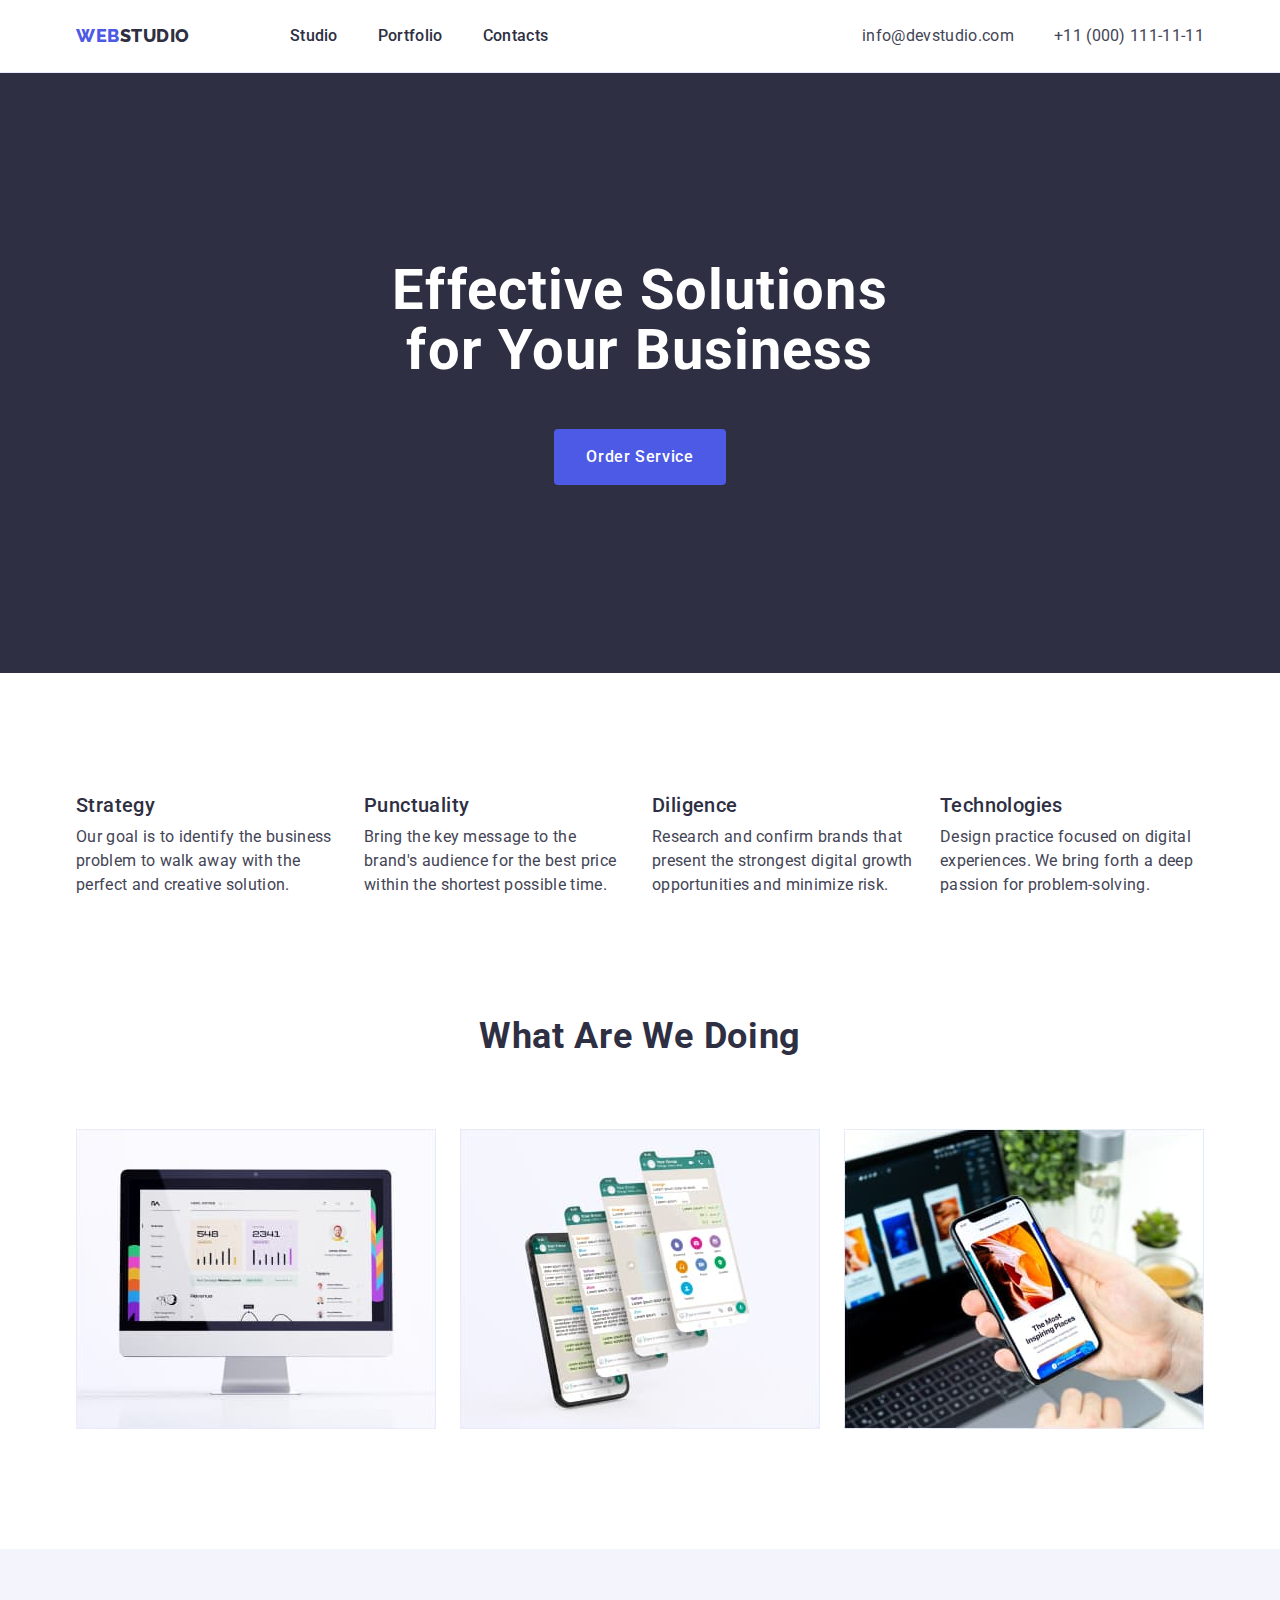
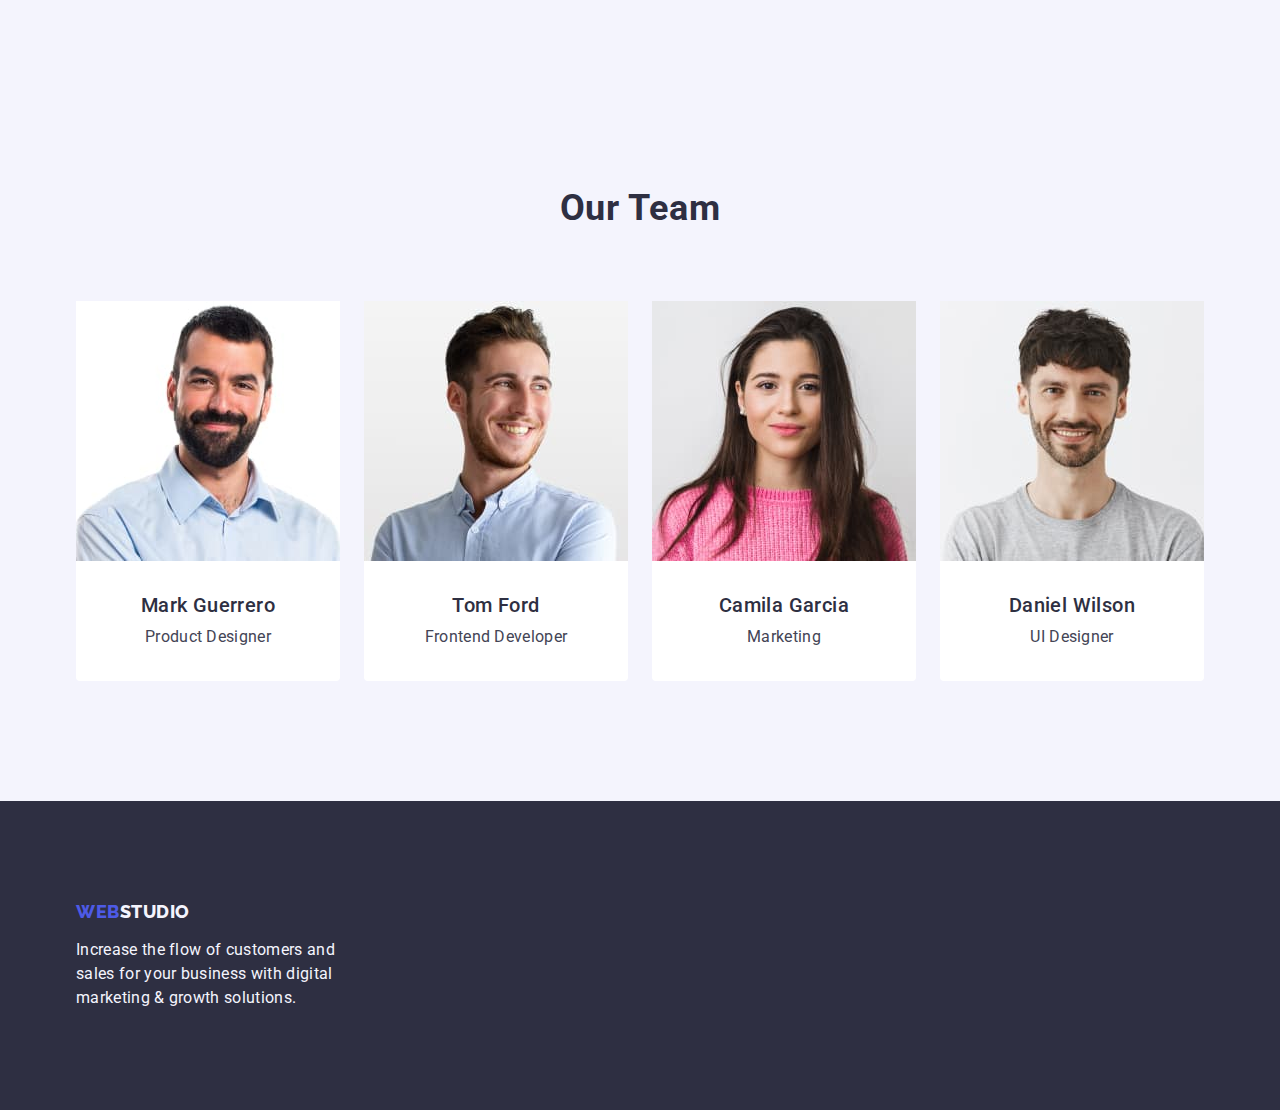
<file: index.html>
<!DOCTYPE html>
<html lang="en">

<head>
  <meta charset="UTF-8">
  <meta http-equiv="X-UA-Compatible" content="IE=edge">
  <meta name="viewport" content="width=device-width, initial-scale=1.0">
  <title>WebStudio</title>
  <link rel="preconnect" href="https://fonts.googleapis.com">
  <link rel="preconnect" href="https://fonts.gstatic.com" crossorigin>
  <link href="https://fonts.googleapis.com/css2?family=Raleway:wght@800&family=Roboto:wght@400;500;700&display=swap"
    rel="stylesheet">
  <link rel="stylesheet" href="https://cdn.jsdelivr.net/npm/modern-normalize@1.1.0/modern-normalize.min.css">
  <link rel="stylesheet" href="./css/styles.css">
</head>

<body>
  <!-- NAVIGATION -->
  <header class="header">
    <div class="container header-container">
      <nav class="header-nav">
        <a href="./index.html" class="header-logo-web link"> Web <span class="header-logo-studio">Studio</span>
        </a>
        <ul class="header-nav-list list">
          <li><a class="header-nav-item link" href="./index.html">Studio</a></li>
          <li><a class="header-nav-item link" href="./portfolio.html">Portfolio</a></li>
          <li><a class="header-nav-item link" href="">Contacts</a></li>
        </ul>
      </nav>
      <address class="header-address">
        <ul class="header-address-list list">
          <li><a href="mailto:info@devstudio.com" class="header-address-item link">info@devstudio.com</a></li>
          <li><a href="tel:+110001111111" class="header-address-item link">+11 (000) 111-11-11</a></li>
        </ul>
      </address>
    </div>
  </header>
  <!-- MAIN -->
  <main>
    <!-- HERO -->
    <section class="hero">
      <div class="container">
        <h1 class="hero-title">Effective Solutions
          for Your Business</h1>
        <button type="button" class="hero-button">
          Order Service</button>
      </div>
    </section>

    <!-- Section 2 -->
    <section class="features">
      <div class="container features-container">
        <h2 class="visually-hidden">features</h2>
        <ul class="features-list list">

          <li class="features-content">
            <h3 class="features-item">Strategy</h3>
            <p class="features-text">Our goal is to identify the business
              problem to walk away with the perfect and creative solution.</p>
          </li>


          <li class="features-content">
            <h3 class="features-item">Punctuality</h3>
            <p class="features-text">Bring the key message to the brand's audience for the best price within the
              shortest
              possible time. </p>
          </li>

          <li class="features-content">
            <h3 class="features-item">Diligence</h3>
            <p class="features-text">Research and confirm brands that present the strongest digital growth opportunities
              and minimize risk. </p>
          </li>

          <li class="features-content">
            <h3 class="features-item">Technologies</h3>
            <p class="features-text">Design practice focused on digital experiences. We bring forth a deep passion for
              problem-solving.</p>
          </li>
        </ul>
      </div>
    </section>
    <!-- Section 3 -->
    <section class="specialty">
      <div class="container">
        <h2 class="specialty-title">What are we doing</h2>
        <ul class="specialty-list list">
          <li class="specialty-photo"><img src="./images/img1.jpg" width="360" alt="monitor"></li>
          <li class="specialty-photo"><img src="./images/img2.jpg" width="360" alt="phone"></li>
          <li class="specialty-photo"><img src="./images/img3.jpg" width="360" alt="laptop"></li>
        </ul>
      </div>
    </section>
    <!-- Section 4 -->
    <section class="team">
      <div class="container">
        <h2 class="team-title">Our Team</h2>
        <ul class="team-list list">

          <li class="team-card">
            <img src="./images/img4.jpg" alt="Mark Guerrero" width="264" height="260">
            <div class="team-info-text">
              <h3 class="team-name">Mark Guerrero</h3>
              <p class="team-text">Product Designer</p>
            </div>
          </li>

          <li class="team-card">
            <img src="./images/img5.jpg" alt="Tom Ford" width="264" height="260">
            <div class="team-info-text">
              <h3 class="team-name">Tom Ford</h3>
              <p class="team-text">Frontend Developer</p>
            </div>
          </li>

          <li class="team-card">
            <img src="./images/img6.jpg" alt="Camilla Garcia" width="264" height="260">
            <div class="team-info-text">
              <h3 class="team-name">Camila Garcia</h3>
              <p class="team-text">Marketing</p>
            </div>
          </li>

          <li class="team-card">
            <img src="./images/img7.jpg" alt="Daniel Wilson" width="264" height="260">
            <div class="team-info-text">
              <h3 class="team-name">Daniel Wilson</h3>
              <p class="team-text">UI Designer</p>
            </div>
          </li>
        </ul>
      </div>
    </section>
  </main>

  <!-- FOOTER -->
  <footer class="footer">
    <div class="container">
      <a class="footer-logo-web link" href="./index.html">Web<span class="footer-logo-studio">Studio</span></a>
      <p class="footer-text">Increase the flow of customers and sales for your business with digital marketing & growth
        solutions.</p>
    </div>
  </footer>
</body>

</html>
</file>
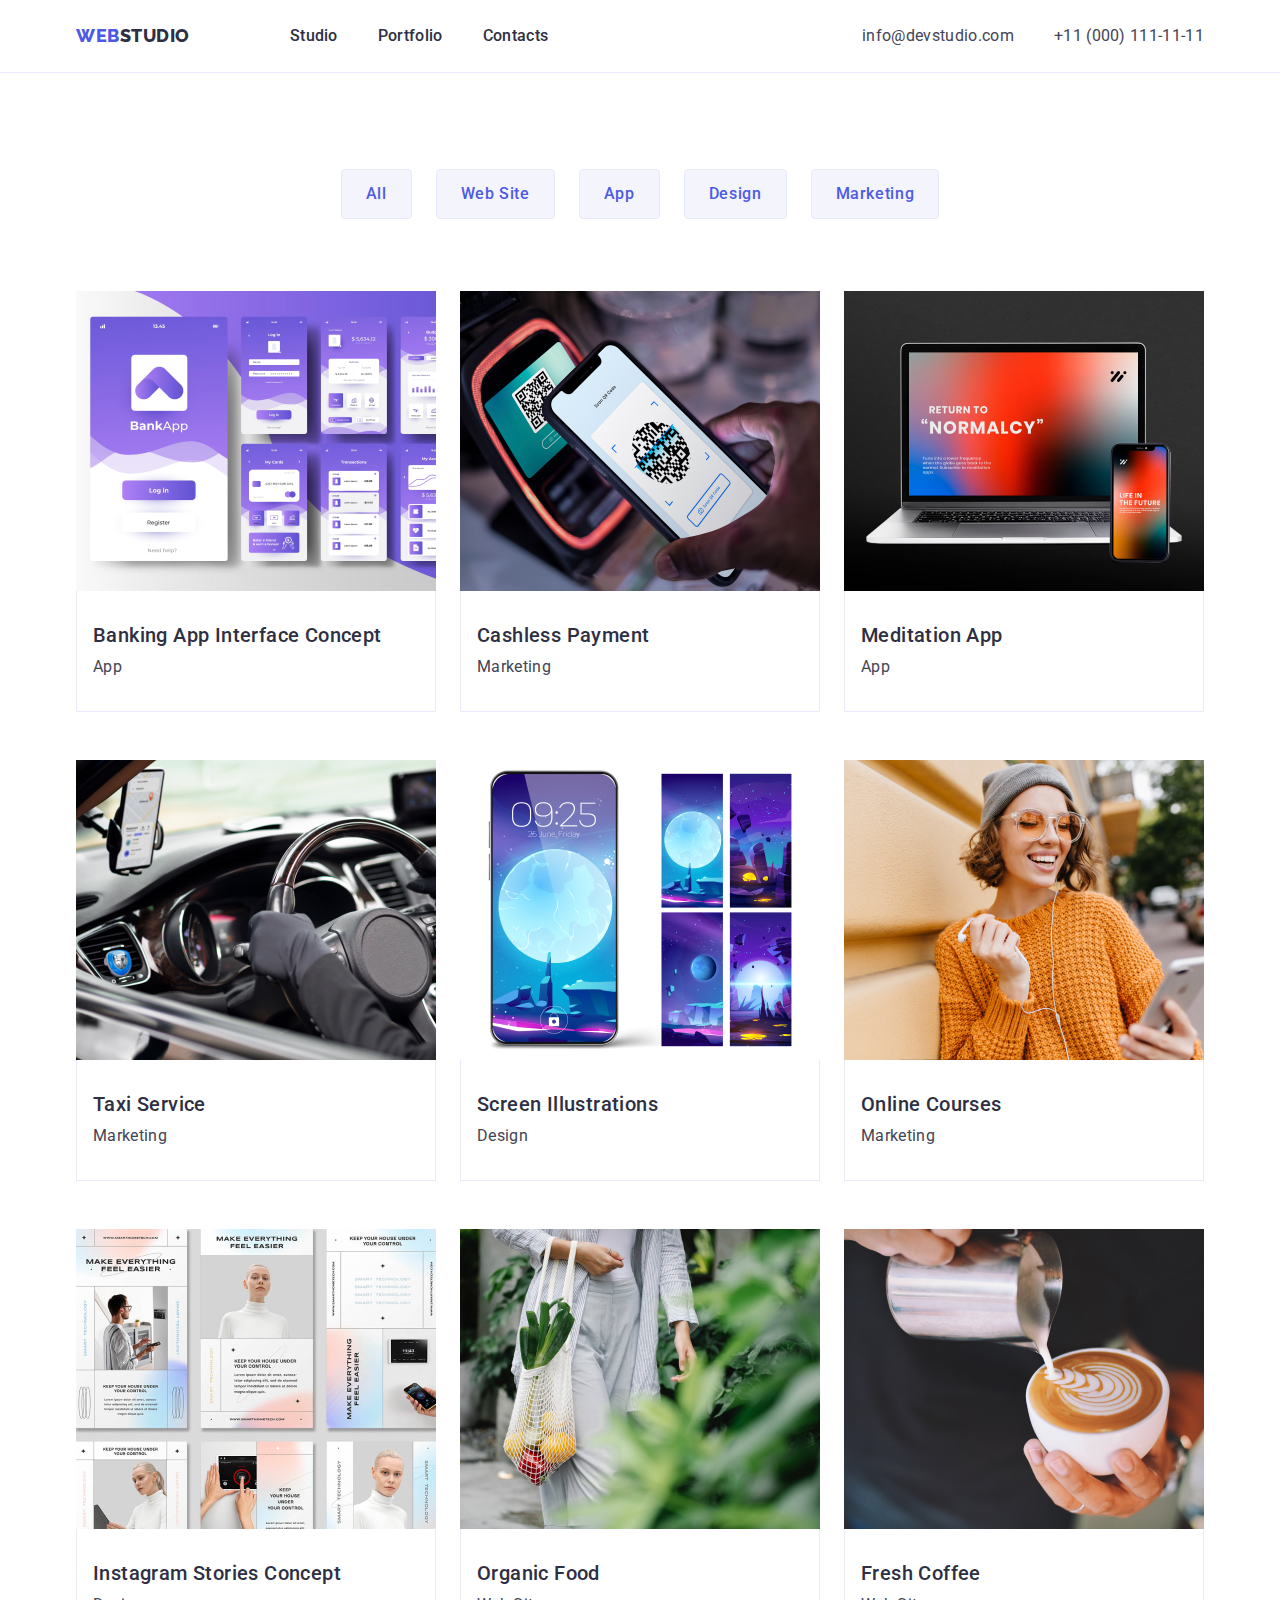
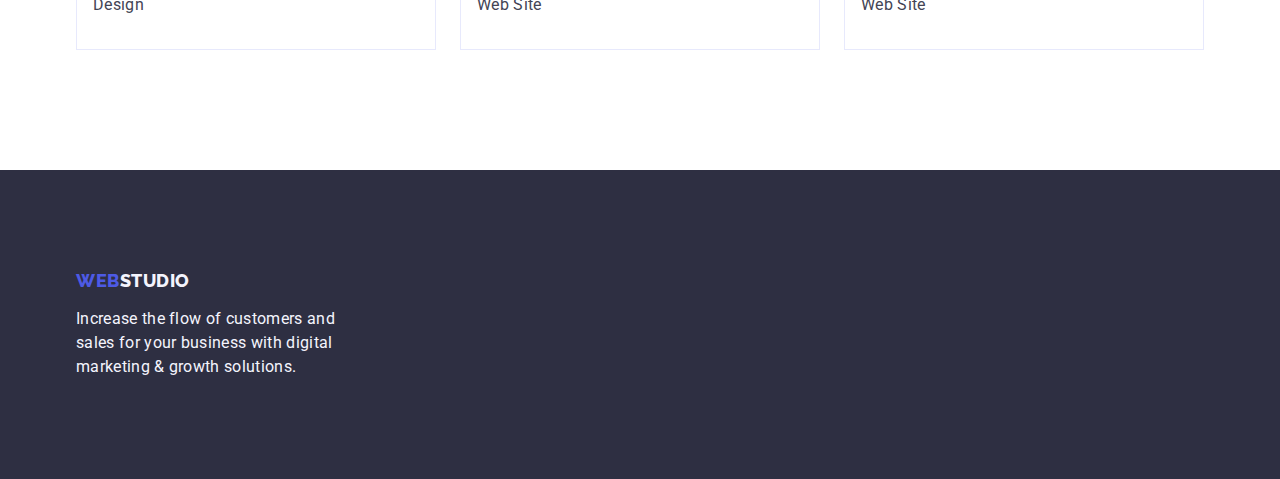
<file: portfolio.html>
<!DOCTYPE html>
<html lang="en">

<head>
  <meta charset="UTF-8">
  <meta http-equiv="X-UA-Compatible" content="IE=edge">
  <meta name="viewport" content="width=device-width, initial-scale=1.0">
  <title>WebStudio</title>
  <link rel="preconnect" href="https://fonts.googleapis.com">
  <link rel="preconnect" href="https://fonts.gstatic.com" crossorigin>
  <link href="https://fonts.googleapis.com/css2?family=Raleway:wght@800&family=Roboto:wght@400;500;700&display=swap"
    rel="stylesheet">
  <link rel="stylesheet" href="https://cdn.jsdelivr.net/npm/modern-normalize@1.1.0/modern-normalize.min.css">
  <link rel="stylesheet" href="./css/styles.css">
</head>

<body>
  <!-- NAVIGATION -->
  <header class="header">
    <div class="container header-container">
      <nav class="header-nav">
        <a href="./index.html" class="header-logo-web link"> Web <span class="header-logo-studio">Studio</span>
        </a>
        <ul class="header-nav-list list">
          <li><a class="header-nav-item link" href="./index.html">Studio</a></li>
          <li><a class="header-nav-item link" href="./portfolio.html">Portfolio</a></li>
          <li><a class="header-nav-item link" href="">Contacts</a></li>
        </ul>
      </nav>
      <address class="header-address">
        <ul class="header-address-list list">
          <li><a href="mailto:info@devstudio.com" class="header-address-item link">info@devstudio.com</a></li>
          <li><a href="tel:+110001111111" class="header-address-item link">+11 (000) 111-11-11</a></li>
        </ul>
      </address>
    </div>
  </header>

  <!-- MAIN -->

  <main>
    <section class="portf-section">
      <div class="container">
        <h1 hidden>Specialty</h1>
        <ul class="portf-button-list list">
          <li><button type="button" class="portf-button-item">All</button></li>
          <li><button type="button" class="portf-button-item">Web Site</button></li>
          <li><button type="button" class="portf-button-item">App</button></li>
          <li><button type="button" class="portf-button-item">Design</button></li>
          <li><button type="button" class="portf-button-item">Marketing</button></li>
        </ul>

        <ul class="portf-card-list list">
          <li class="portf-card-item">

            <a href="./portfolio.html" class="link">
              <img src="./images/banking.jpg" alt="banking" width="360">
              <div class="card-text-info">
                <h2 class="portf-card-name">Banking App Interface Concept</h2>
                <p class="portf-card-text">App</p>
              </div>
            </a>
          </li>


          <li class="portf-card-item">
            <a href="" class="link"><img src="./images/cash.jpg" alt="cash" width="360">
              <div class="card-text-info">
                <h2 class="portf-card-name">Cashless Payment</h2>
                <p class="portf-card-text">Marketing</p>
              </div>
            </a>
          </li>


          <li class="portf-card-item">
            <a href="" class="link"><img src="./images/meditation.jpg" alt="meditation" width="360">
              <div class="card-text-info">
                <h2 class="portf-card-name">Meditation App</h2>
                <p class="portf-card-text">App</p>
              </div>
            </a>
          </li>

          <li class="portf-card-item">
            <a href="" class="link"><img src="./images/taxi.jpg" alt="taxi" width="360">
              <div class="card-text-info">
                <h2 class="portf-card-name">Taxi Service</h2>
                <p class="portf-card-text">Marketing</p>
              </div>
            </a>
          </li>

          <li class="portf-card-item">
            <a href="" class="link"><img src="./images/screen.jpg" alt="screen" width="360">
              <div class="card-text-info">
                <h2 class="portf-card-name">Screen Illustrations</h2>
                <p class="portf-card-text">Design</p>
              </div>
            </a>
          </li>

          <li class="portf-card-item">
            <a href="" class="link"><img src="./images/courses.jpg" alt="courses" width="360">
              <div class="card-text-info">
                <h2 class="portf-card-name">Online Courses</h2>
                <p class="portf-card-text">Marketing</p>
              </div>
            </a>
          </li>

          <li class="portf-card-item">
            <a href="" class="link"><img src="./images/inst.jpg" alt="inst" width="360">
              <div class="card-text-info">
                <h2 class="portf-card-name">Instagram Stories Concept</h2>
                <p class="portf-card-text">Design</p>
              </div>
            </a>
          </li>

          <li class="portf-card-item">
            <a href="" class="link"><img src="./images/food.jpg" alt="food" width="360">
              <div class="card-text-info">
                <h2 class="portf-card-name">Organic Food</h2>
                <p class="portf-card-text">Web Site</p>
              </div>
            </a>
          </li>

          <li class="portf-card-item">
            <a href="" class="link"><img src="./images/coffee.jpg" alt="coffee" width="360">
              <div class="card-text-info">
                <h2 class="portf-card-name">Fresh Coffee</h2>
                <p class="portf-card-text">Web Site</p>
              </div>
            </a>
          </li>

        </ul>
      </div>
    </section>
  </main>

  <!-- FOOTER -->
  <footer class="footer">
    <div class="container">
      <a class="footer-logo-web link" href="./index.html">Web<span class="footer-logo-studio">Studio</span></a>
      <p class="footer-text">Increase the flow of customers and sales for your business with digital marketing & growth
        solutions.</p>
    </div>
  </footer>
</body>

</html>
</file>
<file: css/styles.css>
:root {
  --logo-color: #4D5AE5;
  --text-color: #2E2F42;
  --address-color: #434455;
  --portfolio-button-color: #F4F4FD;
  --hover-link-color: #404BBF;
  --team-color: #F4F4FD;
}

h1,
h2,
h3,
p {
  margin-top: 0;
  margin-bottom: 0;
}

ul,
ol {
  margin-top: 0;
  margin-bottom: 0;
  padding-left: 0;
}

.link {
  text-decoration: none;
}

.list {
  list-style: none;
  margin: 0;
  padding: 0;
}

img {
  display: block
}


body {
  font-family: 'Roboto', sans-serif;
  color: #434455;
  background-color: #FFFFFF;
}

/*-------------------------------- HEADER ------------------------*/
.container {
  width: 1158px;
  margin-left: auto;
  margin-right: auto;
  padding-left: 15px;
  padding-right: 15px;
}

.header-container {
  display: flex;
}

.header {
  padding-bottom: 24px;
  padding-top: 24px;
  border-bottom: 1px solid #E7E9FC
}

.header-nav {
  display: flex;
  align-items: center;
  justify-content: space-between;
  gap: 24px;
}

.header-logo-web {
  font-family: 'Raleway', sans-serif;
  font-style: normal;
  font-weight: 800;
  font-size: 18px;
  line-height: 1.17;
  display: flex;
  align-items: center;
  letter-spacing: 0.03em;
  text-transform: uppercase;
  margin-right: 76px;
  color: var(--logo-color)
}

.header-logo-studio {
  font-family: 'Raleway', sans-serif;
  font-style: normal;
  font-weight: 800;
  font-size: 18px;
  line-height: 1.17;
  display: flex;
  align-items: center;
  letter-spacing: 0.03em;
  text-transform: uppercase;
  color: var(--text-color);
}

.header-nav-list {
  display: flex;
  gap: 40px;
}

.header-nav-item {
  font-weight: 500;
  font-size: 16px;
  line-height: 1.5;
  letter-spacing: 0.02em;
  padding-bottom: 24px;
  padding-top: 24px;
  color: var(--text-color);
}

.header-nav-item:hover,
.header-nav-item:focus {
  color: var(--hover-link-color);
}

.header-address {
  font-style: normal;
  margin-left: auto;
}

.header-address-list {
  display: flex;
  gap: 40px;
}

.header-address-item {
  font-weight: 400;
  font-size: 16px;
  line-height: 24px;
  letter-spacing: 0.02em;
  color: var(--address-color);
}

.header-address-item:hover,
.header-address-item:focus {
  color: var(--hover-link-color);
}

/*-------------------------------- HERO ------------------------------*/

.hero {
  background-color: var(--text-color);
  padding-top: 188px;
  padding-bottom: 188px;
}

.hero-title {
  font-size: 56px;
  line-height: 1.07;
  text-align: center;
  letter-spacing: 0.02em;
  max-width: 496px;
  margin-left: auto;
  margin-right: auto;
  margin-bottom: 48px;
  color: #FFFFFF;

}

.hero-button {
  background-color: var(--logo-color);
  font-family: 'Roboto', sans-serif;
  font-style: normal;
  font-weight: 500;
  font-size: 16px;
  line-height: 1.5;
  letter-spacing: 0.04em;
  margin-top: 48px;
  margin-left: auto;
  margin-right: auto;
  display: block;
  min-width: 169px;
  height: 56px;
  padding: 16px 32px;
  border: none;
  border-radius: 4px;
  color: #FFFFFF;
  cursor: pointer;
}

.hero-button:hover,
.hero-button:focus {
  background-color: var(--hover-link-color);
}

/*-------------------------------- FEATURES -----------------*/

.features {
  padding-top: 120px;
  padding-bottom: 120px;
}

.visually-hidden {
  position: absolute;
  width: 1px;
  height: 1px;
  margin: -1px;
  border: 0;
  padding: 0;
  white-space: nowrap;
  clip-path: inset(100%);
  clip: rect(0 0 0 0);
  overflow: hidden;
}

.features-list {
  display: flex;
  gap: 24px;
}

.features-content {
  flex-basis: calc((100% - 72px) / 4);
}

.features-item {
  font-weight: 500;
  font-size: 20px;
  line-height: 1.2;
  letter-spacing: 0.02em;
  margin-bottom: 8px;
  color: var(--text-color);
}

.features-text {
  font-weight: 400;
  font-size: 16px;
  line-height: 1.5;
  letter-spacing: 0.02em;
  color: var(--address-color);
}

/*------------------------------- SPECIALTY -------------------------*/

.specialty {
  padding-bottom: 120px;
}

.specialty-title {
  font-weight: 700;
  font-size: 36px;
  line-height: 1.11;
  text-align: center;
  letter-spacing: 0.02em;
  text-transform: capitalize;
  margin-bottom: 72px;
  color: var(--text-color);
}

.specialty-list {
  display: flex;
  gap: 24px;
}

.specialty-photo {
  width: calc((100% - 48px) / 3);
}

/* ------------------------------TEAM ---------------------*/

.team {
  background-color: var(--team-color);
  padding-top: 120px;
  padding-bottom: 120px;
}

.team-title {
  font-weight: 700;
  font-size: 36px;
  line-height: 1.11;
  text-align: center;
  letter-spacing: 0.02em;
  text-transform: capitalize;
  color: var(--text-color);
  margin-bottom: 72px;
  padding-top: 120px;
}

.team-list {
  display: flex;
  gap: 24px;
}

.team-card {
  background-color: #FFFFFF;
  border-radius: 0px 0px 4px 4px;
  flex-basis: calc((100%-72px)/4);
}

.team-info-text {
  padding: 32px 16px
}

.team-name {
  font-weight: 500;
  font-size: 20px;
  line-height: 1.2;
  letter-spacing: 0.02em;
  text-align: center;
  margin-bottom: 8px;
  color: var(--text-color);
}

.team-text {
  color: var(--address-color);
  font-weight: 400;
  font-size: 16px;
  line-height: 1.5;
  text-align: center;
  letter-spacing: 0.02em;
}

/*--------------------------- FOOTER ---------------------*/

.footer {
  background-color: var(--text-color);
  padding-top: 100px;
  padding-bottom: 100px;
}

.footer-logo-web {
  font-family: "Raleway", sans-serif;
  font-weight: 800;
  font-size: 18px;
  line-height: 1.17;
  letter-spacing: 0.03em;
  text-transform: uppercase;
  color: var(--logo-color);
  margin-right: 76px;
  margin-bottom: 16px;
  display: inline-block;
}

.footer-logo-studio {
  color: var(--team-color);
}

.footer-text {
  font-weight: 400;
  font-size: 16px;
  line-height: 1.5;
  letter-spacing: 0.02em;
  max-width: 264px;
  color: var(--team-color);
}



/* ------------PORTFOLIO------------- */
/* ------------PORTFOLIO------------- */
/* ------------PORTFOLIO------------- */
/* ------------PORTFOLIO------------- */
/* ------------PORTFOLIO------------- */

.portf-section {
  padding-top: 96px;
  padding-bottom: 120px;
}

.portf-button-list {
  display: flex;
  justify-content: center;
  gap: 24px;
  margin-bottom: 72px;
}

.portf-button-item {
  font-weight: 500;
  font-size: 16px;
  line-height: 24px;
  letter-spacing: 0.04em;
  color: var(--logo-color);
  background-color: var(--portfolio-button-color);
  cursor: pointer;
  border: 1px solid #E7E9FC;
  border-radius: 4px;
  padding: 12px 24px 12px;
  font-family: 'Roboto', sans-serif;
}

.portf-button-item:hover,
.portf-button-item:focus {
  background-color: var(--hover-link-color);
  color: #fff;
  border: 1px solid transparent;
}

.portf-card-list {
  display: flex;
  flex-wrap: wrap;
  column-gap: 24px;
  row-gap: 48px;
}

.portf-card-item {
  width: calc((100% - 48px) / 3);
}

.card-text-info {
  padding: 32px 16px;
  border: 1px solid #e7e9fc;
  border-top: none;
}

.portf-card-name {
  font-weight: 500;
  font-size: 20px;
  line-height: 1.2;
  letter-spacing: 0.02em;
  margin-bottom: 8px;
  color: var(--text-color);
}

.portf-card-text {
  color: var(--address-color);
  font-weight: 400;
  font-size: 16px;
  line-height: 1.5;
  letter-spacing: 0.02em;
}
</file>
